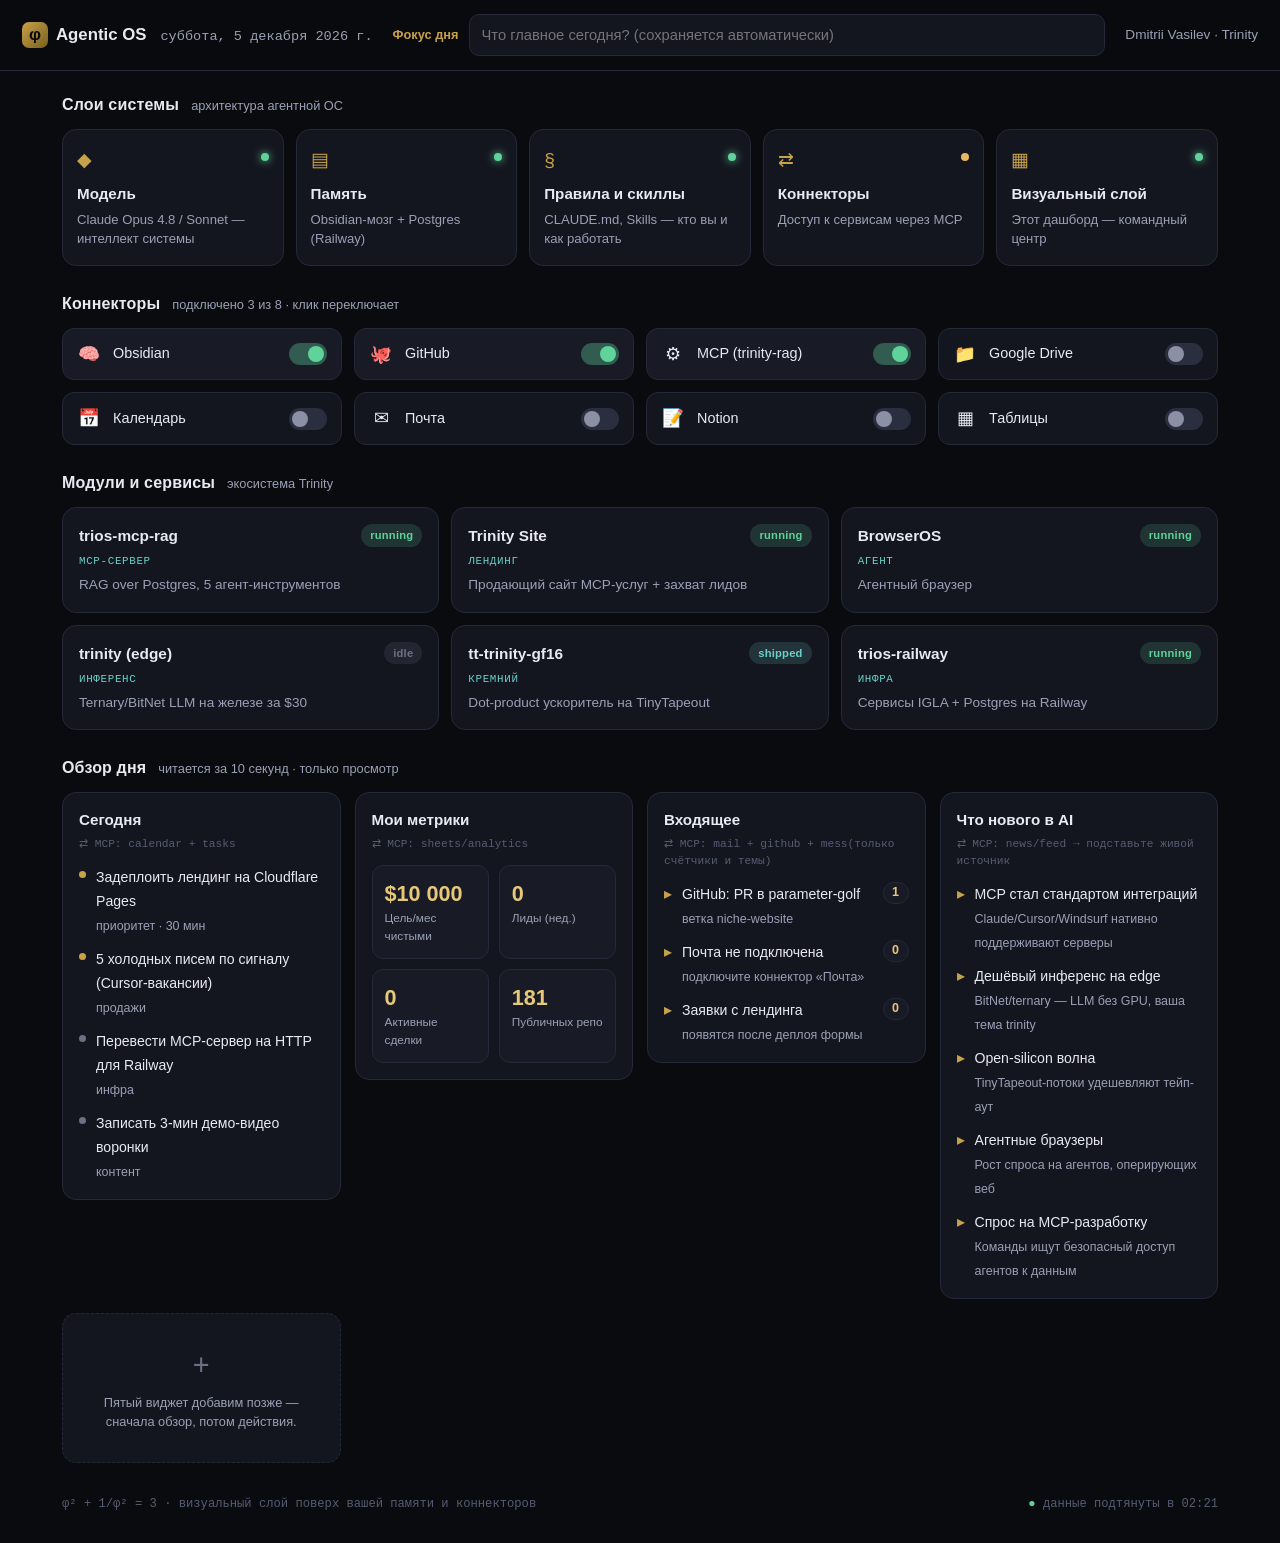
<file: index.html>
<!DOCTYPE html>
<html lang="ru">
<head>
  <meta charset="UTF-8" />
  <meta name="viewport" content="width=device-width, initial-scale=1.0" />
  <title>Agentic OS — командный центр Trinity</title>
  <meta name="description" content="Визуальный слой агентной ОС: единый экран для управления модулями, коннекторами и виджетами." />
  <link rel="stylesheet" href="styles.css" />
</head>
<body>
  <!-- Верхняя панель: дата + фокус дня -->
  <header class="top">
    <div class="top__left">
      <span class="logo"><span class="logo__mark">φ</span> Agentic&nbsp;OS</span>
      <span class="top__date" id="date">—</span>
    </div>
    <div class="top__focus">
      <label for="focus">Фокус дня</label>
      <input id="focus" type="text" maxlength="120" placeholder="Что главное сегодня? (сохраняется автоматически)" />
    </div>
    <div class="top__owner" id="owner">—</div>
  </header>

  <main class="board">
    <!-- СЛОИ СИСТЕМЫ -->
    <section class="block">
      <div class="block__head"><h2>Слои системы</h2><span class="block__hint">архитектура агентной ОС</span></div>
      <div class="layers" id="layers"></div>
    </section>

    <!-- КОННЕКТОРЫ -->
    <section class="block">
      <div class="block__head"><h2>Коннекторы</h2><span class="block__hint" id="connHint">—</span></div>
      <div class="connectors" id="connectors"></div>
    </section>

    <!-- МОДУЛИ И СЕРВИСЫ -->
    <section class="block">
      <div class="block__head"><h2>Модули и сервисы</h2><span class="block__hint">экосистема Trinity</span></div>
      <div class="modules" id="modules"></div>
    </section>

    <!-- ВИДЖЕТЫ -->
    <section class="block">
      <div class="block__head"><h2>Обзор дня</h2><span class="block__hint">читается за 10 секунд · только просмотр</span></div>
      <div class="widgets">
        <div class="widget" id="w-today"></div>
        <div class="widget" id="w-metrics"></div>
        <div class="widget" id="w-inbox"></div>
        <div class="widget" id="w-ainews"></div>
        <div class="widget widget--add" id="w-add">
          <div class="add">
            <span class="add__plus">+</span>
            <p>Пятый виджет добавим позже —<br>сначала обзор, потом действия.</p>
          </div>
        </div>
      </div>
    </section>
  </main>

  <footer class="foot">
    <span>φ² + 1/φ² = 3 · визуальный слой поверх вашей памяти и коннекторов</span>
    <span class="foot__sync" id="sync">данные подтянуты при открытии</span>
  </footer>

  <script src="config.js"></script>
  <script src="app.js"></script>
</body>
</html>
</file>
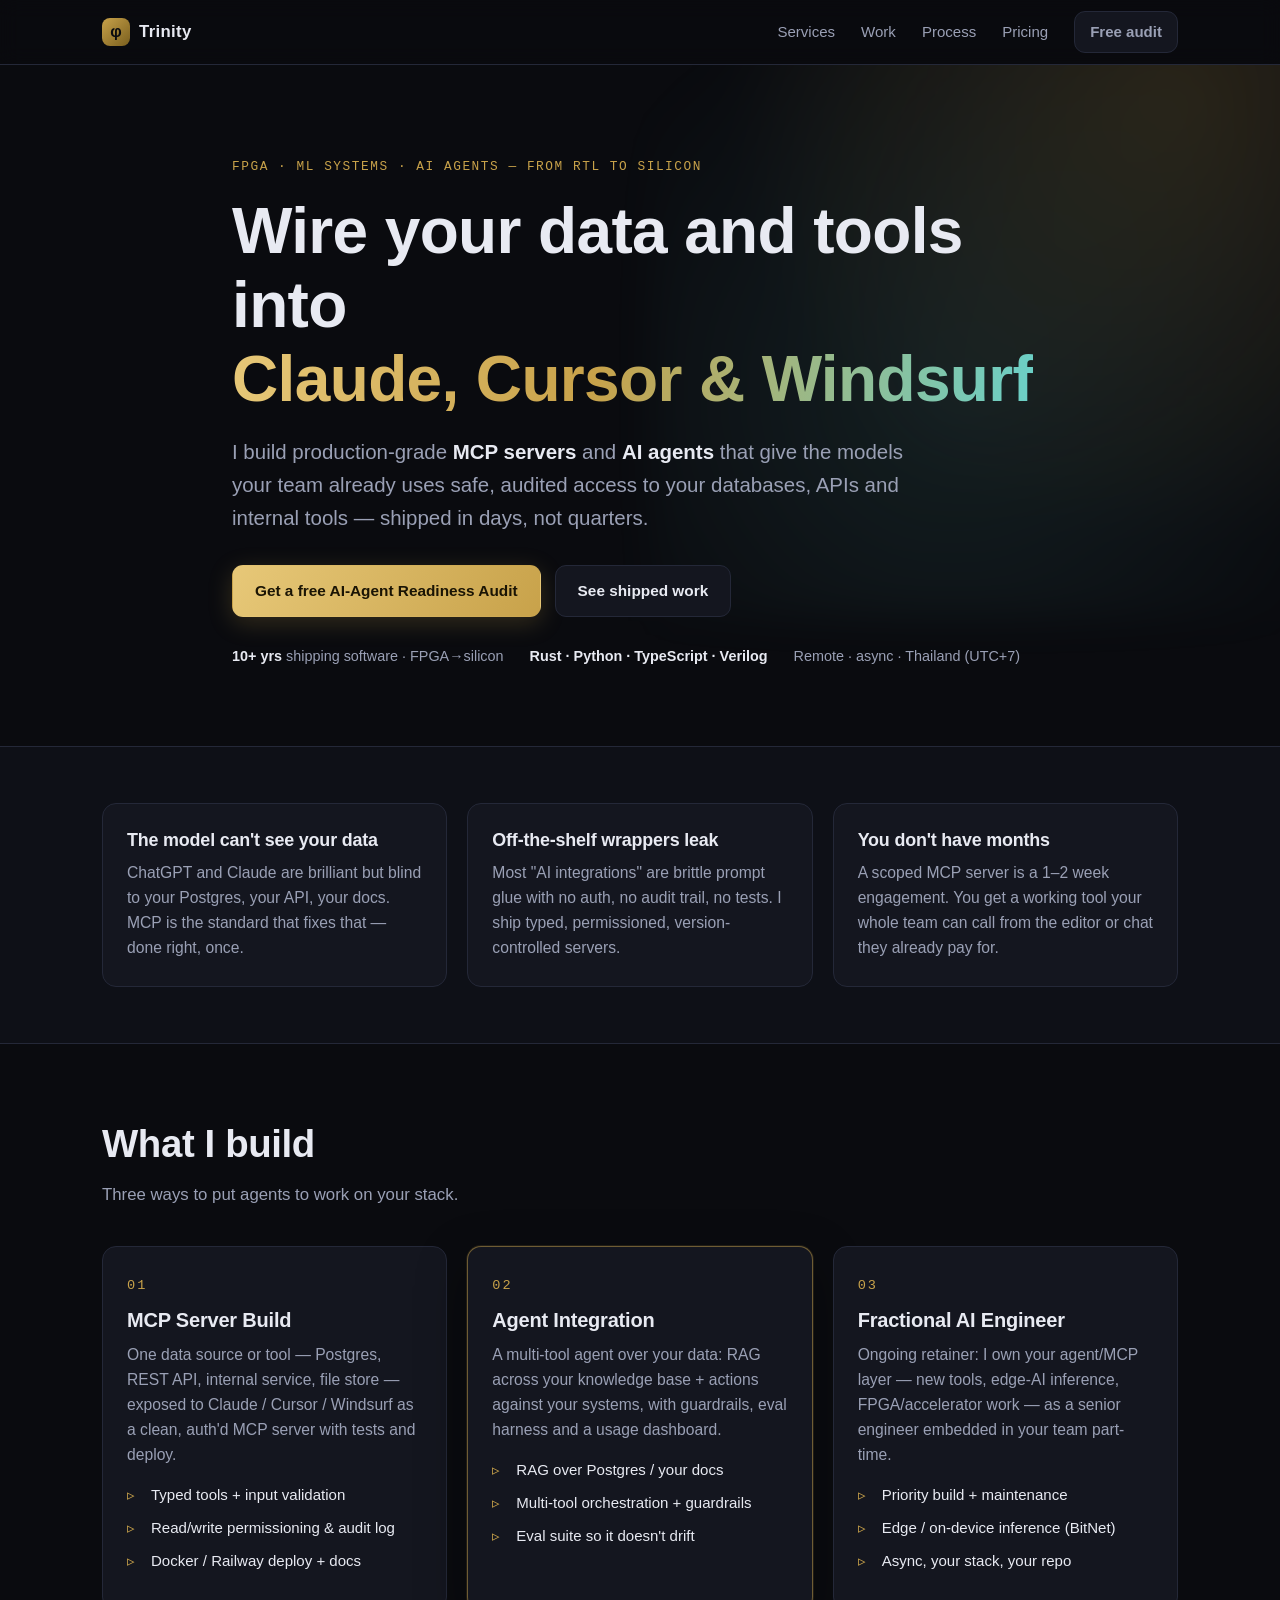
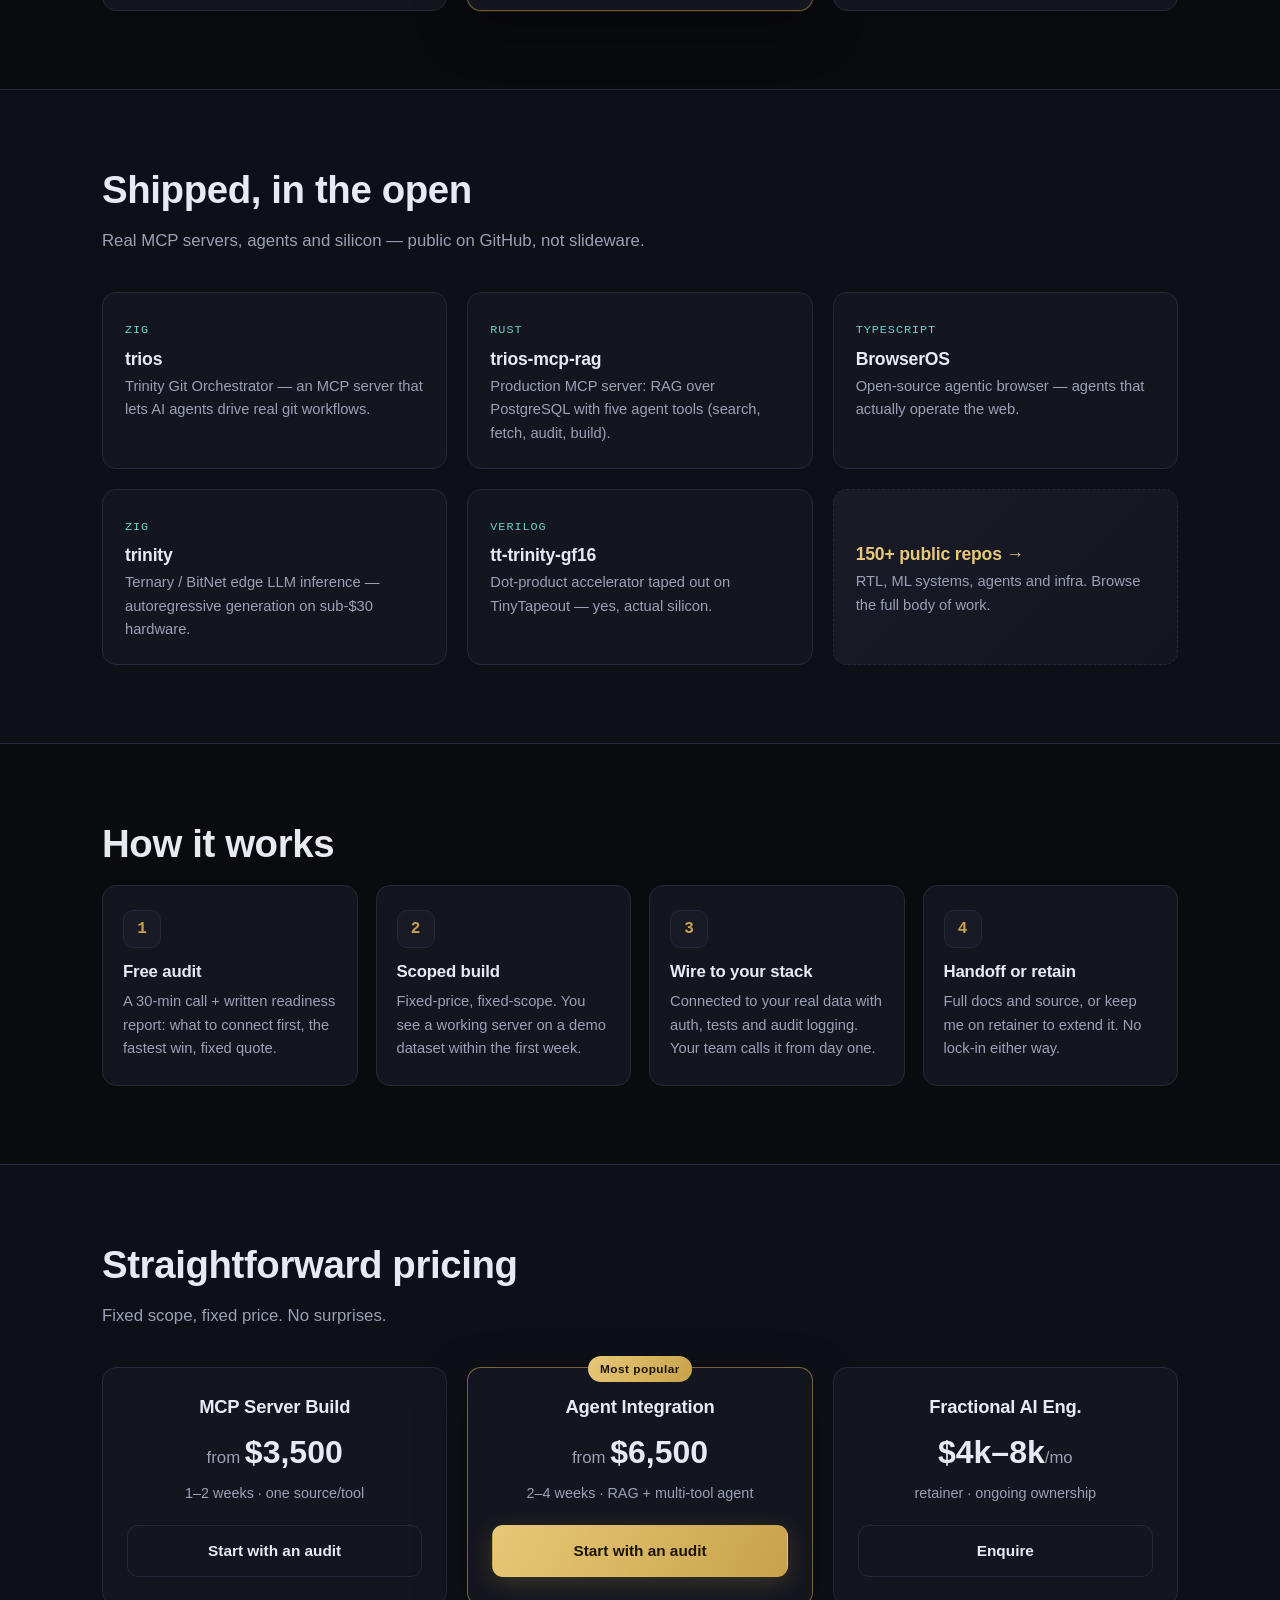
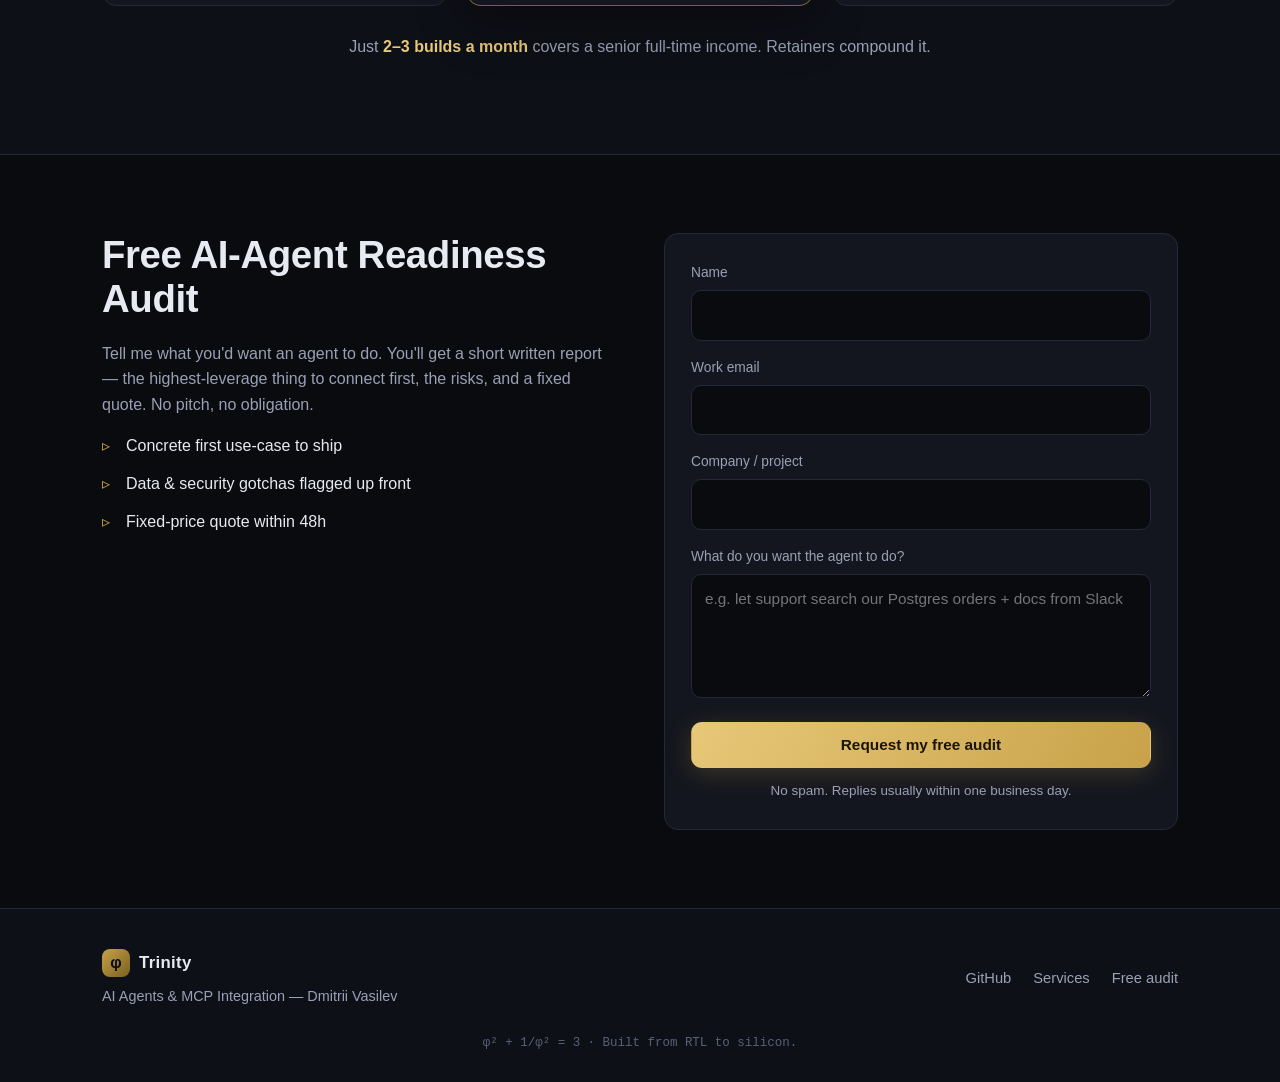
<file: trinity/index.html>
<!DOCTYPE html>
<html lang="en">
<head>
  <meta charset="UTF-8" />
  <meta name="viewport" content="width=device-width, initial-scale=1.0" />
  <title>Trinity — AI Agents &amp; MCP Integration | Dmitrii Vasilev</title>
  <meta name="description" content="I connect your data and tools to Claude, Cursor and Windsurf with production-grade MCP servers and AI agents. From RTL to silicon — shipped by an FPGA &amp; ML systems engineer." />
  <meta property="og:title" content="Trinity — AI Agents &amp; MCP Integration" />
  <meta property="og:description" content="Production-grade MCP servers and AI agents wired into your stack in days, not quarters." />
  <meta property="og:type" content="website" />
  <link rel="preconnect" href="https://fonts.googleapis.com" />
  <link rel="stylesheet" href="styles.css" />
</head>
<body>
  <header class="nav">
    <div class="wrap nav__inner">
      <a class="brand" href="#top">
        <span class="brand__mark">φ</span>
        <span class="brand__name">Trinity</span>
      </a>
      <nav class="nav__links">
        <a href="#services">Services</a>
        <a href="#proof">Work</a>
        <a href="#how">Process</a>
        <a href="#pricing">Pricing</a>
        <a class="btn btn--ghost btn--sm" href="#audit">Free audit</a>
      </nav>
    </div>
  </header>

  <main id="top">
    <!-- HERO -->
    <section class="hero">
      <div class="wrap hero__inner">
        <p class="eyebrow">FPGA · ML Systems · AI Agents — from RTL to silicon</p>
        <h1>Wire your data and tools into<br /><span class="grad">Claude, Cursor &amp; Windsurf</span></h1>
        <p class="lede">
          I build production-grade <strong>MCP servers</strong> and <strong>AI agents</strong> that give the models your team
          already uses safe, audited access to your databases, APIs and internal tools — shipped in days, not quarters.
        </p>
        <div class="hero__cta">
          <a class="btn btn--primary" href="#audit">Get a free AI-Agent Readiness Audit</a>
          <a class="btn btn--ghost" href="#proof">See shipped work</a>
        </div>
        <ul class="hero__trust">
          <li><b>10+ yrs</b> shipping software · FPGA→silicon</li>
          <li><b>Rust · Python · TypeScript · Verilog</b></li>
          <li>Remote · async · Thailand (UTC+7)</li>
        </ul>
      </div>
      <div class="hero__glow" aria-hidden="true"></div>
    </section>

    <!-- PROBLEM / VALUE -->
    <section class="band">
      <div class="wrap grid grid--3">
        <div class="card">
          <h3>The model can't see your data</h3>
          <p>ChatGPT and Claude are brilliant but blind to your Postgres, your API, your docs. MCP is the standard that fixes that — done right, once.</p>
        </div>
        <div class="card">
          <h3>Off-the-shelf wrappers leak</h3>
          <p>Most "AI integrations" are brittle prompt glue with no auth, no audit trail, no tests. I ship typed, permissioned, version-controlled servers.</p>
        </div>
        <div class="card">
          <h3>You don't have months</h3>
          <p>A scoped MCP server is a 1–2 week engagement. You get a working tool your whole team can call from the editor or chat they already pay for.</p>
        </div>
      </div>
    </section>

    <!-- SERVICES -->
    <section id="services" class="section">
      <div class="wrap">
        <h2 class="section__title">What I build</h2>
        <p class="section__sub">Three ways to put agents to work on your stack.</p>
        <div class="grid grid--3">
          <article class="svc">
            <div class="svc__num">01</div>
            <h3>MCP Server Build</h3>
            <p>One data source or tool — Postgres, REST API, internal service, file store — exposed to Claude / Cursor / Windsurf as a clean, auth'd MCP server with tests and deploy.</p>
            <ul class="ticks">
              <li>Typed tools + input validation</li>
              <li>Read/write permissioning &amp; audit log</li>
              <li>Docker / Railway deploy + docs</li>
            </ul>
          </article>
          <article class="svc svc--feature">
            <div class="svc__num">02</div>
            <h3>Agent Integration</h3>
            <p>A multi-tool agent over your data: RAG across your knowledge base + actions against your systems, with guardrails, eval harness and a usage dashboard.</p>
            <ul class="ticks">
              <li>RAG over Postgres / your docs</li>
              <li>Multi-tool orchestration + guardrails</li>
              <li>Eval suite so it doesn't drift</li>
            </ul>
          </article>
          <article class="svc">
            <div class="svc__num">03</div>
            <h3>Fractional AI Engineer</h3>
            <p>Ongoing retainer: I own your agent/MCP layer — new tools, edge-AI inference, FPGA/accelerator work — as a senior engineer embedded in your team part-time.</p>
            <ul class="ticks">
              <li>Priority build + maintenance</li>
              <li>Edge / on-device inference (BitNet)</li>
              <li>Async, your stack, your repo</li>
            </ul>
          </article>
        </div>
      </div>
    </section>

    <!-- PROOF -->
    <section id="proof" class="section section--alt">
      <div class="wrap">
        <h2 class="section__title">Shipped, in the open</h2>
        <p class="section__sub">Real MCP servers, agents and silicon — public on GitHub, not slideware.</p>
        <div class="grid grid--3">
          <a class="repo" href="https://github.com/gHashTag/trios" target="_blank" rel="noopener">
            <span class="repo__lang">Zig</span>
            <h4>trios</h4>
            <p>Trinity Git Orchestrator — an MCP server that lets AI agents drive real git workflows.</p>
          </a>
          <a class="repo" href="https://github.com/gHashTag/trios-mcp-rag" target="_blank" rel="noopener">
            <span class="repo__lang">Rust</span>
            <h4>trios-mcp-rag</h4>
            <p>Production MCP server: RAG over PostgreSQL with five agent tools (search, fetch, audit, build).</p>
          </a>
          <a class="repo" href="https://github.com/gHashTag/BrowserOS" target="_blank" rel="noopener">
            <span class="repo__lang">TypeScript</span>
            <h4>BrowserOS</h4>
            <p>Open-source agentic browser — agents that actually operate the web.</p>
          </a>
          <a class="repo" href="https://github.com/gHashTag/trinity" target="_blank" rel="noopener">
            <span class="repo__lang">Zig</span>
            <h4>trinity</h4>
            <p>Ternary / BitNet edge LLM inference — autoregressive generation on sub-$30 hardware.</p>
          </a>
          <a class="repo" href="https://github.com/gHashTag/tt-trinity-gf16" target="_blank" rel="noopener">
            <span class="repo__lang">Verilog</span>
            <h4>tt-trinity-gf16</h4>
            <p>Dot-product accelerator taped out on TinyTapeout — yes, actual silicon.</p>
          </a>
          <a class="repo repo--more" href="https://github.com/gHashTag" target="_blank" rel="noopener">
            <h4>150+ public repos →</h4>
            <p>RTL, ML systems, agents and infra. Browse the full body of work.</p>
          </a>
        </div>
      </div>
    </section>

    <!-- PROCESS -->
    <section id="how" class="section">
      <div class="wrap">
        <h2 class="section__title">How it works</h2>
        <div class="steps">
          <div class="step"><span>1</span><h4>Free audit</h4><p>A 30-min call + written readiness report: what to connect first, the fastest win, fixed quote.</p></div>
          <div class="step"><span>2</span><h4>Scoped build</h4><p>Fixed-price, fixed-scope. You see a working server on a demo dataset within the first week.</p></div>
          <div class="step"><span>3</span><h4>Wire to your stack</h4><p>Connected to your real data with auth, tests and audit logging. Your team calls it from day one.</p></div>
          <div class="step"><span>4</span><h4>Handoff or retain</h4><p>Full docs and source, or keep me on retainer to extend it. No lock-in either way.</p></div>
        </div>
      </div>
    </section>

    <!-- PRICING -->
    <section id="pricing" class="section section--alt">
      <div class="wrap">
        <h2 class="section__title">Straightforward pricing</h2>
        <p class="section__sub">Fixed scope, fixed price. No surprises.</p>
        <div class="grid grid--3 pricing">
          <div class="price">
            <h3>MCP Server Build</h3>
            <div class="price__tag">from <b>$3,500</b></div>
            <p class="price__meta">1–2 weeks · one source/tool</p>
            <a class="btn btn--ghost btn--block" href="#audit">Start with an audit</a>
          </div>
          <div class="price price--feature">
            <div class="price__badge">Most popular</div>
            <h3>Agent Integration</h3>
            <div class="price__tag">from <b>$6,500</b></div>
            <p class="price__meta">2–4 weeks · RAG + multi-tool agent</p>
            <a class="btn btn--primary btn--block" href="#audit">Start with an audit</a>
          </div>
          <div class="price">
            <h3>Fractional AI Eng.</h3>
            <div class="price__tag"><b>$4k–8k</b>/mo</div>
            <p class="price__meta">retainer · ongoing ownership</p>
            <a class="btn btn--ghost btn--block" href="#audit">Enquire</a>
          </div>
        </div>
        <p class="fineprint">Just <b>2–3 builds a month</b> covers a senior full-time income. Retainers compound it.</p>
      </div>
    </section>

    <!-- LEAD FORM -->
    <section id="audit" class="section">
      <div class="wrap form-wrap">
        <div class="form-copy">
          <h2 class="section__title">Free AI-Agent Readiness Audit</h2>
          <p>Tell me what you'd want an agent to do. You'll get a short written report — the highest-leverage thing to connect first, the risks, and a fixed quote. No pitch, no obligation.</p>
          <ul class="ticks ticks--lg">
            <li>Concrete first use-case to ship</li>
            <li>Data &amp; security gotchas flagged up front</li>
            <li>Fixed-price quote within 48h</li>
          </ul>
        </div>
        <form id="leadForm" class="lead" novalidate>
          <div class="field">
            <label for="name">Name</label>
            <input id="name" name="name" type="text" autocomplete="name" required />
          </div>
          <div class="field">
            <label for="email">Work email</label>
            <input id="email" name="email" type="email" autocomplete="email" required />
          </div>
          <div class="field">
            <label for="company">Company / project</label>
            <input id="company" name="company" type="text" autocomplete="organization" />
          </div>
          <div class="field">
            <label for="usecase">What do you want the agent to do?</label>
            <textarea id="usecase" name="usecase" rows="4" placeholder="e.g. let support search our Postgres orders + docs from Slack" required></textarea>
          </div>
          <button class="btn btn--primary btn--block" type="submit">Request my free audit</button>
          <p class="lead__note" id="formNote">No spam. Replies usually within one business day.</p>
        </form>
      </div>
    </section>
  </main>

  <footer class="footer">
    <div class="wrap footer__inner">
      <div>
        <span class="brand"><span class="brand__mark">φ</span><span class="brand__name">Trinity</span></span>
        <p class="footer__tag">AI Agents &amp; MCP Integration — Dmitrii Vasilev</p>
      </div>
      <div class="footer__links">
        <a href="https://github.com/gHashTag" target="_blank" rel="noopener">GitHub</a>
        <a href="#services">Services</a>
        <a href="#audit">Free audit</a>
      </div>
    </div>
    <p class="footer__fine">φ² + 1/φ² = 3 · Built from RTL to silicon.</p>
  </footer>

  <script src="app.js"></script>
</body>
</html>
</file>
<file: styles.css>
:root {
  --bg: #0a0b0f;
  --panel: #14161f;
  --panel-2: #181b26;
  --line: #242838;
  --txt: #e8eaf2;
  --muted: #9aa0b5;
  --gold: #c8a24a;
  --gold-2: #e7c878;
  --ok: #5fd39a;
  --warn: #e7b860;
  --idle: #6a7184;
  --accent: #6ad0c8;
  --radius: 14px;
  --font: -apple-system, BlinkMacSystemFont, "Segoe UI", Roboto, Helvetica, Arial, sans-serif;
  --mono: ui-monospace, SFMono-Regular, Menlo, Consolas, monospace;
}
* { box-sizing: border-box; }
body {
  margin: 0; background: var(--bg); color: var(--txt); font-family: var(--font);
  line-height: 1.5; -webkit-font-smoothing: antialiased;
}
h2 { font-size: 1rem; margin: 0; letter-spacing: .01em; }

/* TOP BAR */
.top {
  display: flex; align-items: center; gap: 20px; flex-wrap: wrap;
  padding: 14px 22px; border-bottom: 1px solid var(--line);
  background: rgba(10,11,15,.85); backdrop-filter: blur(8px);
  position: sticky; top: 0; z-index: 20;
}
.top__left { display: flex; align-items: baseline; gap: 14px; }
.logo { font-weight: 700; font-size: 1.05rem; display: inline-flex; align-items: center; gap: 8px; }
.logo__mark { display: grid; place-items: center; width: 26px; height: 26px; border-radius: 7px;
  background: linear-gradient(135deg, var(--gold), #7a5f1e); color: #0a0b0f; font-weight: 800; }
.top__date { color: var(--muted); font-family: var(--mono); font-size: .85rem; }
.top__focus { flex: 1; min-width: 240px; display: flex; align-items: center; gap: 10px; }
.top__focus label { color: var(--gold); font-size: .8rem; white-space: nowrap; font-weight: 600; }
.top__focus input {
  flex: 1; background: var(--panel); border: 1px solid var(--line); border-radius: 10px;
  color: var(--txt); padding: 9px 12px; font: inherit; font-size: .92rem;
}
.top__focus input:focus { outline: none; border-color: var(--gold); }
.top__owner { color: var(--muted); font-size: .85rem; }

/* BOARD */
.board { max-width: 1200px; margin: 0 auto; padding: 22px; display: flex; flex-direction: column; gap: 26px; }
.block__head { display: flex; align-items: baseline; gap: 12px; margin-bottom: 12px; }
.block__hint { color: var(--muted); font-size: .8rem; }

/* LAYERS */
.layers { display: grid; grid-template-columns: repeat(5, 1fr); gap: 12px; }
.layer {
  background: var(--panel); border: 1px solid var(--line); border-radius: var(--radius); padding: 16px 14px;
  position: relative;
}
.layer__icon { font-size: 1.2rem; color: var(--gold); }
.layer__name { font-weight: 600; font-size: .95rem; margin: 8px 0 4px; }
.layer__detail { color: var(--muted); font-size: .82rem; }
.dot { width: 8px; height: 8px; border-radius: 50%; display: inline-block; }
.dot--active { background: var(--ok); box-shadow: 0 0 8px var(--ok); }
.dot--partial { background: var(--warn); }
.dot--idle { background: var(--idle); }
.layer__status { position: absolute; top: 14px; right: 14px; }

/* CONNECTORS */
.connectors { display: grid; grid-template-columns: repeat(4, 1fr); gap: 12px; }
.conn {
  display: flex; align-items: center; gap: 12px; background: var(--panel);
  border: 1px solid var(--line); border-radius: 12px; padding: 12px 14px; cursor: pointer;
  transition: border-color .15s, background .15s; user-select: none;
}
.conn:hover { border-color: var(--gold); }
.conn__ico { font-size: 1.1rem; width: 24px; text-align: center; }
.conn__name { flex: 1; font-size: .9rem; }
.conn__sw { width: 38px; height: 22px; border-radius: 999px; background: #2a2f40; position: relative; transition: background .18s; flex: none; }
.conn__sw::after { content: ""; position: absolute; top: 3px; left: 3px; width: 16px; height: 16px; border-radius: 50%; background: #8b90a4; transition: transform .18s, background .18s; }
.conn.is-on .conn__sw { background: rgba(95,211,154,.35); }
.conn.is-on .conn__sw::after { transform: translateX(16px); background: var(--ok); }
.conn.is-on { background: var(--panel-2); }

/* MODULES */
.modules { display: grid; grid-template-columns: repeat(3, 1fr); gap: 12px; }
.mod {
  background: var(--panel); border: 1px solid var(--line); border-radius: var(--radius); padding: 16px;
  display: flex; flex-direction: column; gap: 6px; transition: border-color .15s, transform .15s;
}
.mod:hover { border-color: var(--gold); transform: translateY(-2px); }
.mod__top { display: flex; align-items: center; justify-content: space-between; gap: 8px; }
.mod__name { font-weight: 600; font-size: .96rem; }
.mod__name a { color: inherit; text-decoration: none; }
.mod__name a:hover { color: var(--gold-2); }
.mod__kind { font-family: var(--mono); font-size: .68rem; color: var(--accent); text-transform: uppercase; letter-spacing: .06em; }
.mod__desc { color: var(--muted); font-size: .85rem; }
.pill { font-size: .7rem; padding: 3px 9px; border-radius: 999px; font-weight: 600; letter-spacing: .02em; white-space: nowrap; }
.pill--running { background: rgba(95,211,154,.16); color: var(--ok); }
.pill--shipped { background: rgba(106,208,200,.16); color: var(--accent); }
.pill--draft   { background: rgba(231,184,96,.16); color: var(--warn); }
.pill--idle    { background: rgba(106,113,132,.18); color: var(--idle); }

/* WIDGETS */
.widgets { display: grid; grid-template-columns: repeat(4, 1fr); gap: 14px; align-items: start; }
.widget { background: var(--panel); border: 1px solid var(--line); border-radius: var(--radius); padding: 16px; min-height: 150px; }
.widget__title { font-weight: 700; font-size: .95rem; margin: 0 0 4px; }
.widget__src { color: #565d72; font-size: .7rem; font-family: var(--mono); margin: 0 0 12px; }
.wlist { list-style: none; margin: 0; padding: 0; display: flex; flex-direction: column; gap: 10px; }
.wlist li { display: flex; gap: 10px; align-items: flex-start; }
.wlist .h { font-size: .88rem; color: var(--txt); }
.wlist .s { font-size: .78rem; color: var(--muted); }
.bullet { color: var(--gold); flex: none; }
.tag { width: 7px; height: 7px; border-radius: 50%; margin-top: 6px; flex: none; }
.tag--high { background: var(--gold); }
.tag--mid { background: var(--idle); }
.metrics-grid { display: grid; grid-template-columns: 1fr 1fr; gap: 10px; }
.metric { background: var(--panel-2); border: 1px solid var(--line); border-radius: 11px; padding: 12px; }
.metric__v { font-size: 1.35rem; font-weight: 700; color: var(--gold-2); }
.metric__l { font-size: .74rem; color: var(--muted); }
.count { margin-left: auto; min-width: 26px; height: 22px; padding: 0 7px; border-radius: 999px; background: var(--panel-2); border: 1px solid var(--line); color: var(--gold-2); font-size: .78rem; font-weight: 700; display: inline-flex; align-items: center; justify-content: center; }
.widget--add { border-style: dashed; display: grid; place-items: center; }
.add { text-align: center; color: var(--muted); }
.add__plus { font-size: 1.8rem; color: var(--idle); display: block; }
.add p { font-size: .8rem; margin: 6px 0 0; }

/* FOOTER */
.foot { max-width: 1200px; margin: 10px auto 30px; padding: 0 22px; display: flex; justify-content: space-between; gap: 12px; color: #565d72; font-size: .76rem; font-family: var(--mono); flex-wrap: wrap; }
.foot__sync::before { content: "● "; color: var(--ok); }

/* RESPONSIVE */
@media (max-width: 1000px) {
  .layers { grid-template-columns: repeat(3, 1fr); }
  .connectors { grid-template-columns: repeat(3, 1fr); }
  .modules { grid-template-columns: repeat(2, 1fr); }
  .widgets { grid-template-columns: 1fr 1fr; }
}
@media (max-width: 620px) {
  .layers, .connectors, .modules, .widgets { grid-template-columns: 1fr; }
  .top { flex-direction: column; align-items: stretch; }
}
</file>
<file: trinity/styles.css>
:root {
  --bg: #0a0b0f;
  --bg-alt: #0e1017;
  --panel: #14161f;
  --panel-2: #181b26;
  --line: #242838;
  --txt: #e8eaf2;
  --muted: #9aa0b5;
  --gold: #c8a24a;
  --gold-2: #e7c878;
  --accent: #6ad0c8;
  --radius: 14px;
  --maxw: 1120px;
  --font: -apple-system, BlinkMacSystemFont, "Segoe UI", Roboto, Helvetica, Arial, sans-serif;
  --mono: ui-monospace, SFMono-Regular, "SF Mono", Menlo, Consolas, monospace;
}

* { box-sizing: border-box; }
html { scroll-behavior: smooth; }
body {
  margin: 0;
  background: var(--bg);
  color: var(--txt);
  font-family: var(--font);
  line-height: 1.6;
  -webkit-font-smoothing: antialiased;
}
a { color: inherit; text-decoration: none; }
h1, h2, h3, h4 { line-height: 1.15; margin: 0 0 .5em; letter-spacing: -.01em; }
p { margin: 0 0 1em; }
.wrap { width: 100%; max-width: var(--maxw); margin: 0 auto; padding: 0 22px; }
.grad {
  background: linear-gradient(100deg, var(--gold-2), var(--gold) 45%, var(--accent));
  -webkit-background-clip: text; background-clip: text; color: transparent;
}

/* NAV */
.nav {
  position: sticky; top: 0; z-index: 50;
  background: rgba(10,11,15,.72); backdrop-filter: blur(10px);
  border-bottom: 1px solid var(--line);
}
.nav__inner { display: flex; align-items: center; justify-content: space-between; height: 64px; }
.brand { display: inline-flex; align-items: center; gap: 9px; font-weight: 700; }
.brand__mark {
  display: grid; place-items: center; width: 28px; height: 28px; border-radius: 8px;
  background: linear-gradient(135deg, var(--gold), #7a5f1e); color: #0a0b0f; font-weight: 800;
}
.brand__name { font-size: 1.05rem; letter-spacing: .02em; }
.nav__links { display: flex; align-items: center; gap: 26px; }
.nav__links a { color: var(--muted); font-size: .94rem; transition: color .15s; }
.nav__links a:hover { color: var(--txt); }

/* BUTTONS */
.btn {
  display: inline-flex; align-items: center; justify-content: center;
  padding: 13px 22px; border-radius: 11px; font-weight: 600; font-size: .96rem;
  border: 1px solid transparent; cursor: pointer; transition: transform .12s, box-shadow .2s, background .2s;
}
.btn:active { transform: translateY(1px); }
.btn--sm { padding: 8px 15px; font-size: .88rem; }
.btn--block { width: 100%; }
.btn--primary {
  background: linear-gradient(120deg, var(--gold-2), var(--gold));
  color: #1a1404; box-shadow: 0 6px 24px rgba(200,162,74,.22);
}
.btn--primary:hover { box-shadow: 0 10px 32px rgba(200,162,74,.34); }
.btn--ghost { background: var(--panel); color: var(--txt); border-color: var(--line); }
.btn--ghost:hover { border-color: var(--gold); color: var(--gold-2); }

/* HERO */
.hero { position: relative; overflow: hidden; padding: 92px 0 78px; }
.hero__inner { position: relative; z-index: 2; max-width: 860px; }
.eyebrow {
  font-family: var(--mono); font-size: .8rem; letter-spacing: .12em; text-transform: uppercase;
  color: var(--gold); margin-bottom: 18px;
}
.hero h1 { font-size: clamp(2.3rem, 5.4vw, 4rem); margin-bottom: 20px; }
.lede { font-size: clamp(1.05rem, 1.8vw, 1.28rem); color: var(--muted); max-width: 680px; }
.lede strong { color: var(--txt); }
.hero__cta { display: flex; flex-wrap: wrap; gap: 14px; margin: 30px 0 28px; }
.hero__trust { list-style: none; padding: 0; margin: 0; display: flex; flex-wrap: wrap; gap: 10px 26px; color: var(--muted); font-size: .9rem; }
.hero__trust b { color: var(--txt); }
.hero__glow {
  position: absolute; inset: -30% -10% auto auto; width: 760px; height: 760px;
  background: radial-gradient(circle at 70% 30%, rgba(200,162,74,.16), transparent 60%),
              radial-gradient(circle at 40% 70%, rgba(106,208,200,.10), transparent 60%);
  filter: blur(20px); z-index: 1; pointer-events: none;
}

/* BANDS / SECTIONS */
.band { border-top: 1px solid var(--line); border-bottom: 1px solid var(--line); background: var(--bg-alt); padding: 56px 0; }
.section { padding: 78px 0; }
.section--alt { background: var(--bg-alt); border-top: 1px solid var(--line); border-bottom: 1px solid var(--line); }
.section__title { font-size: clamp(1.7rem, 3.4vw, 2.4rem); }
.section__sub { color: var(--muted); margin: -.2em 0 2.2em; font-size: 1.05rem; }

/* GRID + CARDS */
.grid { display: grid; gap: 20px; }
.grid--3 { grid-template-columns: repeat(3, 1fr); }
.card {
  background: var(--panel); border: 1px solid var(--line); border-radius: var(--radius); padding: 26px 24px;
}
.card h3 { font-size: 1.12rem; }
.card p { color: var(--muted); margin: 0; font-size: .98rem; }

/* SERVICES */
.svc { background: var(--panel); border: 1px solid var(--line); border-radius: var(--radius); padding: 28px 24px; position: relative; }
.svc--feature { border-color: rgba(200,162,74,.5); box-shadow: 0 0 0 1px rgba(200,162,74,.12), 0 18px 50px rgba(0,0,0,.35); }
.svc__num { font-family: var(--mono); color: var(--gold); font-size: .85rem; letter-spacing: .15em; margin-bottom: 12px; }
.svc h3 { font-size: 1.25rem; }
.svc > p { color: var(--muted); font-size: .98rem; }
.ticks { list-style: none; padding: 0; margin: 16px 0 0; }
.ticks li { position: relative; padding-left: 24px; margin-bottom: 9px; color: var(--txt); font-size: .94rem; }
.ticks li::before { content: "▹"; position: absolute; left: 0; color: var(--gold); }
.ticks--lg li { font-size: 1rem; margin-bottom: 12px; }

/* REPOS */
.repo { background: var(--panel); border: 1px solid var(--line); border-radius: var(--radius); padding: 22px; display: block; transition: border-color .15s, transform .15s; }
.repo:hover { border-color: var(--gold); transform: translateY(-3px); }
.repo__lang { font-family: var(--mono); font-size: .74rem; color: var(--accent); letter-spacing: .08em; text-transform: uppercase; }
.repo h4 { font-size: 1.1rem; margin: 8px 0 6px; }
.repo p { color: var(--muted); font-size: .92rem; margin: 0; }
.repo--more { display: flex; flex-direction: column; justify-content: center; background: linear-gradient(135deg, var(--panel-2), var(--panel)); border-style: dashed; }
.repo--more h4 { color: var(--gold-2); }

/* STEPS */
.steps { display: grid; grid-template-columns: repeat(4, 1fr); gap: 18px; }
.step { background: var(--panel); border: 1px solid var(--line); border-radius: var(--radius); padding: 24px 20px; }
.step span { display: grid; place-items: center; width: 38px; height: 38px; border-radius: 10px; background: var(--panel-2); border: 1px solid var(--line); color: var(--gold); font-weight: 700; font-family: var(--mono); margin-bottom: 14px; }
.step h4 { font-size: 1.05rem; }
.step p { color: var(--muted); font-size: .92rem; margin: 0; }

/* PRICING */
.pricing { align-items: start; }
.price { background: var(--panel); border: 1px solid var(--line); border-radius: var(--radius); padding: 28px 24px; text-align: center; position: relative; }
.price--feature { border-color: rgba(200,162,74,.55); box-shadow: 0 18px 50px rgba(0,0,0,.35); }
.price__badge { position: absolute; top: -12px; left: 50%; transform: translateX(-50%); background: linear-gradient(120deg, var(--gold-2), var(--gold)); color: #1a1404; font-size: .74rem; font-weight: 700; padding: 4px 12px; border-radius: 999px; letter-spacing: .04em; }
.price h3 { font-size: 1.15rem; }
.price__tag { font-size: 1.05rem; color: var(--muted); margin: 10px 0 4px; }
.price__tag b { font-size: 2rem; color: var(--txt); }
.price__meta { color: var(--muted); font-size: .9rem; margin-bottom: 20px; }
.fineprint { text-align: center; color: var(--muted); margin-top: 28px; }
.fineprint b { color: var(--gold-2); }

/* FORM */
.form-wrap { display: grid; grid-template-columns: 1fr 1fr; gap: 48px; align-items: start; }
.form-copy p { color: var(--muted); }
.lead { background: var(--panel); border: 1px solid var(--line); border-radius: var(--radius); padding: 28px 26px; }
.field { margin-bottom: 16px; }
.field label { display: block; font-size: .86rem; color: var(--muted); margin-bottom: 6px; }
.field input, .field textarea {
  width: 100%; background: var(--bg); border: 1px solid var(--line); border-radius: 10px;
  color: var(--txt); padding: 12px 13px; font: inherit; font-size: .96rem; transition: border-color .15s;
}
.field input:focus, .field textarea:focus { outline: none; border-color: var(--gold); }
.field textarea { resize: vertical; }
.lead__note { color: var(--muted); font-size: .84rem; margin: 12px 0 0; text-align: center; }
.lead__note.is-error { color: #ff8a8a; }
.lead__note.is-ok { color: var(--accent); }

/* FOOTER */
.footer { border-top: 1px solid var(--line); background: var(--bg-alt); padding: 40px 0 28px; }
.footer__inner { display: flex; justify-content: space-between; align-items: center; flex-wrap: wrap; gap: 18px; }
.footer__tag { color: var(--muted); font-size: .9rem; margin: 8px 0 0; }
.footer__links { display: flex; gap: 22px; }
.footer__links a { color: var(--muted); font-size: .92rem; }
.footer__links a:hover { color: var(--gold-2); }
.footer__fine { text-align: center; color: #5a6076; font-family: var(--mono); font-size: .78rem; margin: 26px 0 0; }

/* RESPONSIVE */
@media (max-width: 900px) {
  .grid--3 { grid-template-columns: 1fr 1fr; }
  .steps { grid-template-columns: 1fr 1fr; }
  .form-wrap { grid-template-columns: 1fr; gap: 28px; }
  .nav__links a:not(.btn) { display: none; }
}
@media (max-width: 560px) {
  .grid--3 { grid-template-columns: 1fr; }
  .steps { grid-template-columns: 1fr; }
  .hero { padding: 64px 0 54px; }
  .section { padding: 56px 0; }
}
</file>
